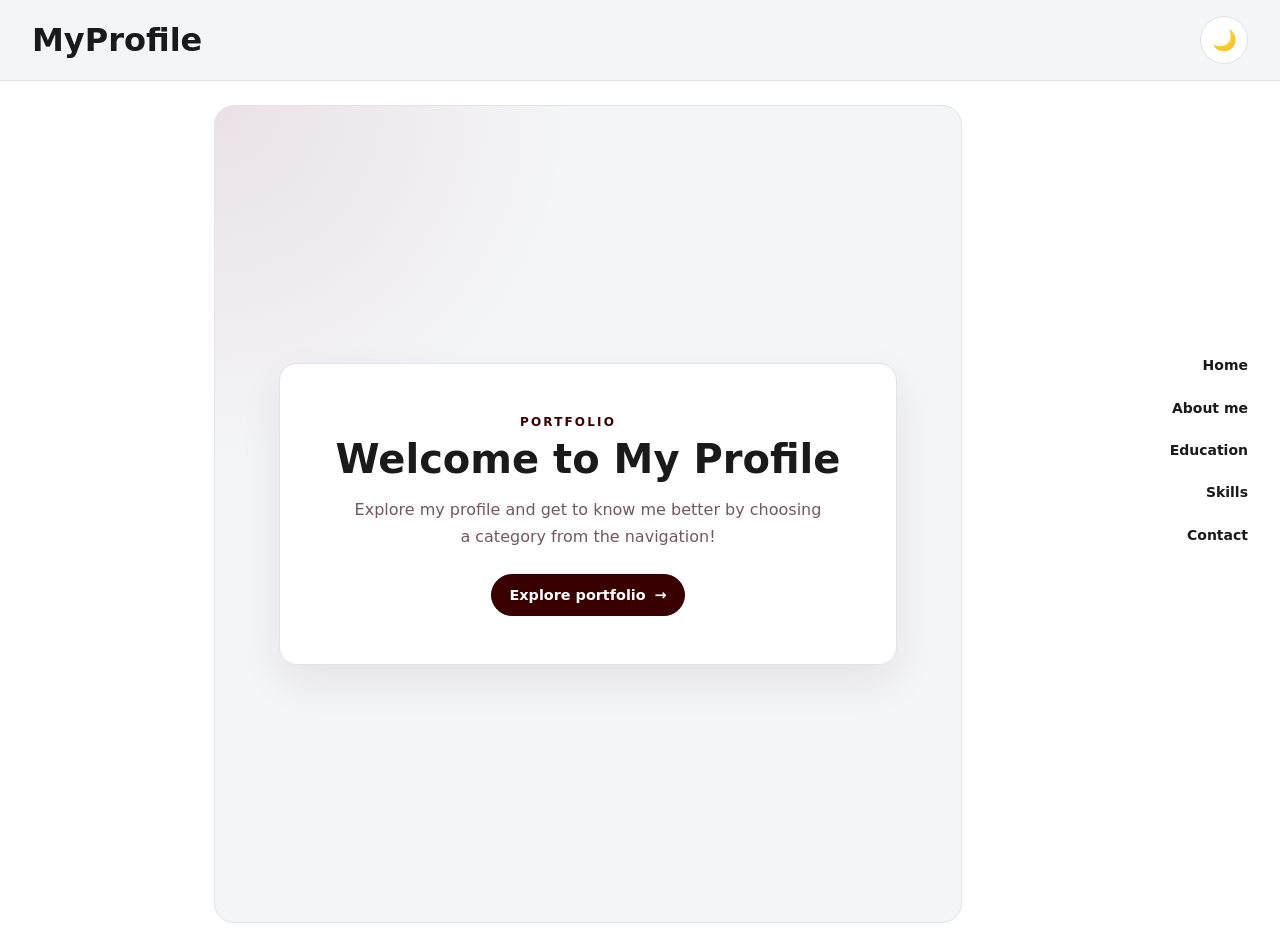
<file: index.html>
<!DOCTYPE html>
<html lang="en">
<head>
  <!-- Page setup: character support, responsive sizing, tab title, and shared stylesheet. -->
  <meta charset="UTF-8" />
  <meta name="viewport" content="width=device-width, initial-scale=1.0" />
  <title>Home | MyProfile</title>
  <link rel="stylesheet" href="style.css" />
</head>
<body>
  <!-- Theme control: lets user switch between light and dark colors. -->
  <input type="checkbox" id="theme-switch" class="theme-input" aria-label="Toggle light and dark mode" />

  <!-- Site header: profile name links home, and the label is the theme toggle button. -->
  <header class="navbar">
    <h1 class="logo"><a href="index.html">MyProfile</a></h1>
    <label for="theme-switch" class="theme-btn" title="Toggle light and dark mode" aria-label="Toggle light and dark mode">
      <span class="icon sun">🌙</span>
      <span class="icon moon">☀️</span>
    </label>
  </header>

  <!-- Main navigation: each link opens a separate portfolio page. -->
  <nav class="section-nav" aria-label="Portfolio sections">
    <a href="index.html" aria-current="page">Home</a>
    <a href="about.html">About me</a>
    <a href="education.html">Education</a>
    <a href="skills.html">Skills</a>
    <a href="contact.html">Contact</a>
  </nav>

  <!-- Home page content: visitors see when they first open the site. -->
  <main class="content">
    <section class="portfolio-section home-section" aria-labelledby="home-heading">
      <div class="home-hero">
        <p class="home-eyebrow">Portfolio</p>
        <h2 id="home-heading">Welcome to My Profile</h2>
        <p>Explore my profile and get to know me better by choosing a category from the navigation!</p>
        <a class="home-button" href="about.html">Explore portfolio <span aria-hidden="true">→</span></a>
      </div>
    </section>
  </main>
</body>
</html>
</file>
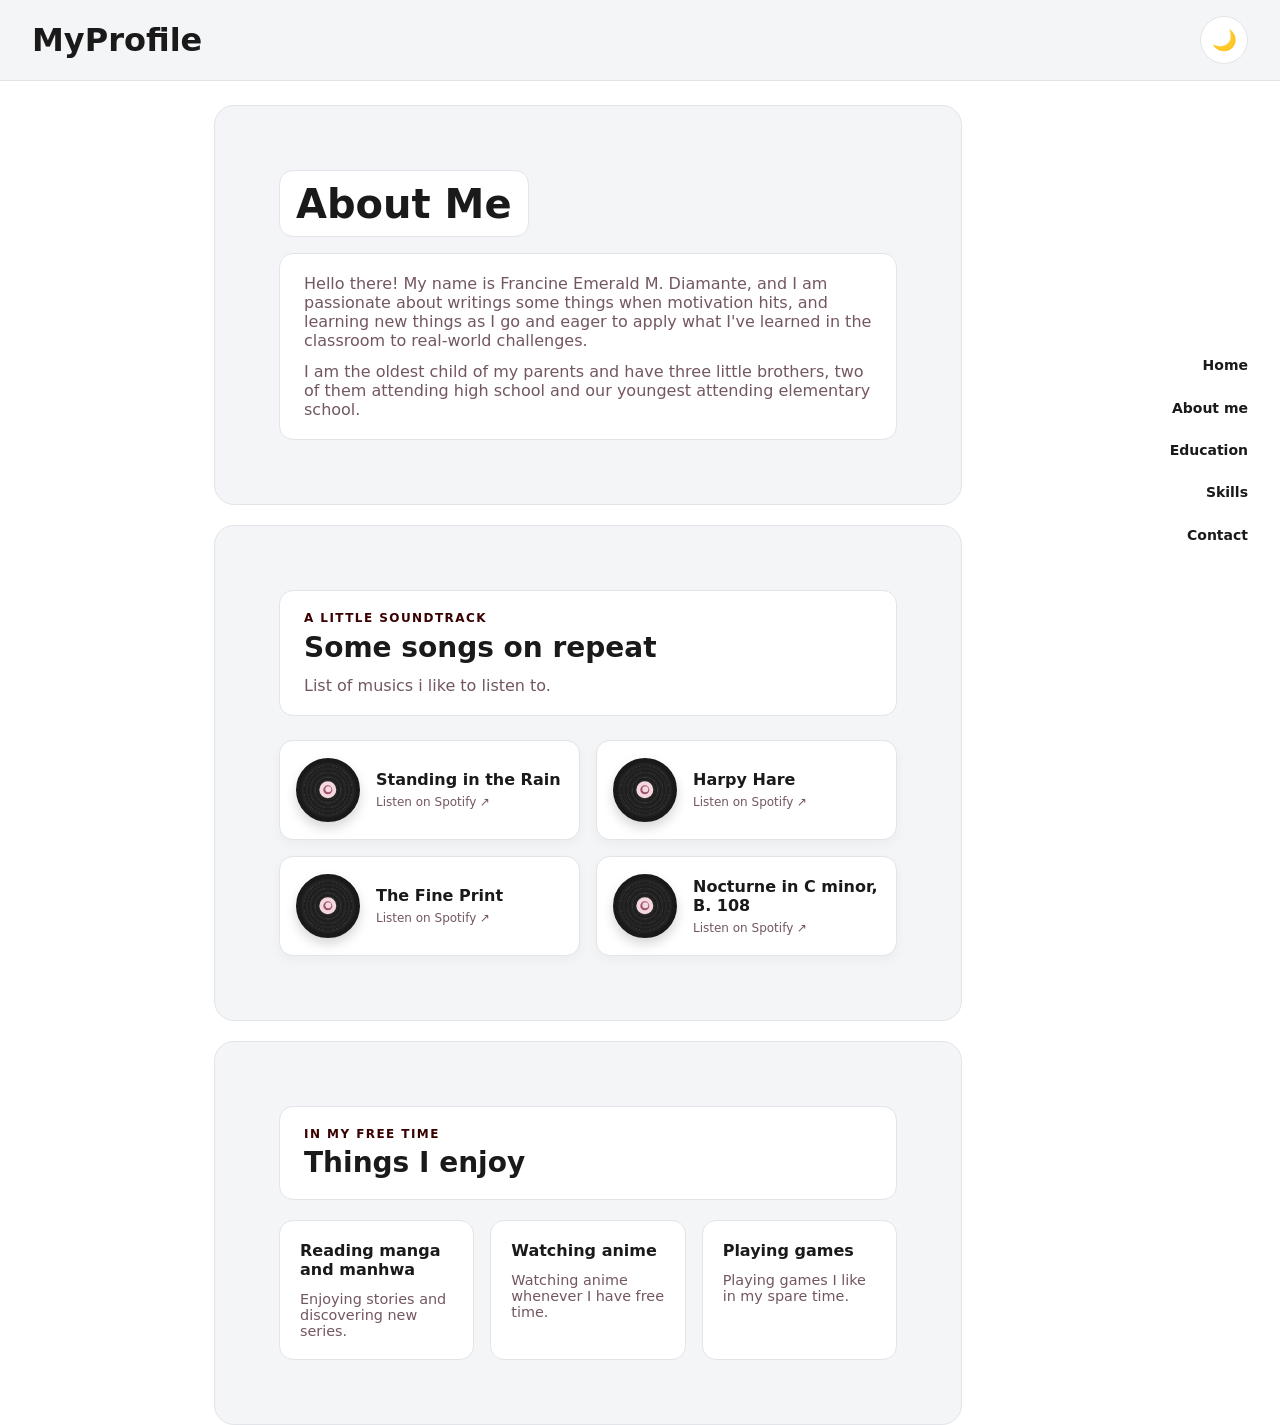
<file: about.html>
<!DOCTYPE html>
<html lang="en">
<head>
  <!-- Page setup: character support, responsive sizing, tab title, and shared stylesheet. -->
  <meta charset="UTF-8" />
  <meta name="viewport" content="width=device-width, initial-scale=1.0" />
  <title>About me | MyProfile</title>
  <link rel="stylesheet" href="style.css" />
</head>
<body>
  <!-- Theme control: lets user switch between light and dark colors. -->
  <input type="checkbox" id="theme-switch" class="theme-input" aria-label="Toggle light and dark mode" />

  <!-- Site header: profile name links home; the label toggles light/dark mode. -->
  <header class="navbar">
    <h1 class="logo"><a href="index.html">MyProfile</a></h1>
    <label for="theme-switch" class="theme-btn" title="Toggle light and dark mode" aria-label="Toggle light and dark mode">
      <span class="icon sun">🌙</span>
      <span class="icon moon">☀️</span>
    </label>
  </header>

  <!-- Main navigation: shortcuts to Home and each portfolio category page. -->
  <nav class="section-nav" aria-label="Portfolio sections">
    <a href="index.html">Home</a>
    <a href="about.html" aria-current="page">About me</a>
    <a href="education.html">Education</a>
    <a href="skills.html">Skills</a>
    <a href="contact.html">Contact</a>
  </nav>

  <!-- About page content: replace the example text with mys personal introduction. -->
  <main class="content about-content">
    <section class="portfolio-section about-feature-section">
      <div class="about-intro">
        <h2>About Me</h2>
      </div>
      <div class="about-description">
        <p>Hello there! My name is Francine Emerald M. Diamante, and I am passionate about writings some things when motivation hits, and learning new things as I go and eager to apply what I've learned in the classroom to real-world challenges.</p>
        <p>I am the oldest child of my parents and have three little brothers, two of them attending high school and our youngest attending elementary school.</p>
      </div>
    </section>
    <!-- Music section: links to songs I enjoy listening to. -->
    <section class="portfolio-section music-portfolio-section" aria-labelledby="music-heading">
      <div class="music-intro">
        <p class="music-eyebrow">A little soundtrack</p>
        <h2 id="music-heading">Some songs on repeat</h2>
        <p>List of musics i like to listen to.</p>
      </div>
      <ul class="track-list">
        <li>
          <a class="track-card" href="https://open.spotify.com/track/2hVXlhlD2jsh1Ly22euRmW?si=66159afa6cd147ff" target="_blank" rel="noopener noreferrer">
            <span class="track-disc" aria-hidden="true"><span class="track-disc-label"></span></span>
            <span class="track-info">
              <span class="track-title">Standing in the Rain</span>
              <span class="track-action">Listen on Spotify ↗</span>
            </span>
          </a>
        </li>
        <li>
          <a class="track-card" href="https://open.spotify.com/track/6pWlv50Lthad8jyd6f1TlC?si=49e6be0fad2b43cf" target="_blank" rel="noopener noreferrer">
            <span class="track-disc" aria-hidden="true"><span class="track-disc-label"></span></span>
            <span class="track-info">
              <span class="track-title">Harpy Hare</span>
              <span class="track-action">Listen on Spotify ↗</span>
            </span>
          </a>
        </li>
        <li>
          <a class="track-card" href="https://open.spotify.com/track/73MWNenV7mQGUdXB8npY4H?si=5cf9956214f7468f" target="_blank" rel="noopener noreferrer">
            <span class="track-disc" aria-hidden="true"><span class="track-disc-label"></span></span>
            <span class="track-info">
              <span class="track-title">The Fine Print</span>
              <span class="track-action">Listen on Spotify ↗</span>
            </span>
          </a>
        </li>
        <li>
          <a class="track-card" href="https://open.spotify.com/track/4femsEly2KDon1wgtsPSfK?si=c4a4cb4aa7b84f85" target="_blank" rel="noopener noreferrer">
            <span class="track-disc" aria-hidden="true"><span class="track-disc-label"></span></span>
            <span class="track-info">
              <span class="track-title">Nocturne in C minor, B. 108</span>
              <span class="track-action">Listen on Spotify ↗</span>
            </span>
          </a>
        </li>
      </ul>
    </section>
    <!-- Hobbies section: cards summarize what I enjoy doing in my free time. -->
    <section class="portfolio-section hobbies-section" aria-labelledby="hobbies-heading">
      <div class="music-intro">
        <p class="music-eyebrow">In my free time</p>
        <h2 id="hobbies-heading">Things I enjoy</h2>
      </div>
      <ul class="hobby-list">
        <li class="hobby-card">
          <h3>Reading manga and manhwa</h3>
          <p>Enjoying stories and discovering new series.</p>
        </li>
        <li class="hobby-card">
          <h3>Watching anime</h3>
          <p>Watching anime whenever I have free time.</p>
        </li>
        <li class="hobby-card">
          <h3>Playing games</h3>
          <p>Playing games I like in my spare time.</p>
        </li>
      </ul>
    </section>
  </main>
</html>
</file>
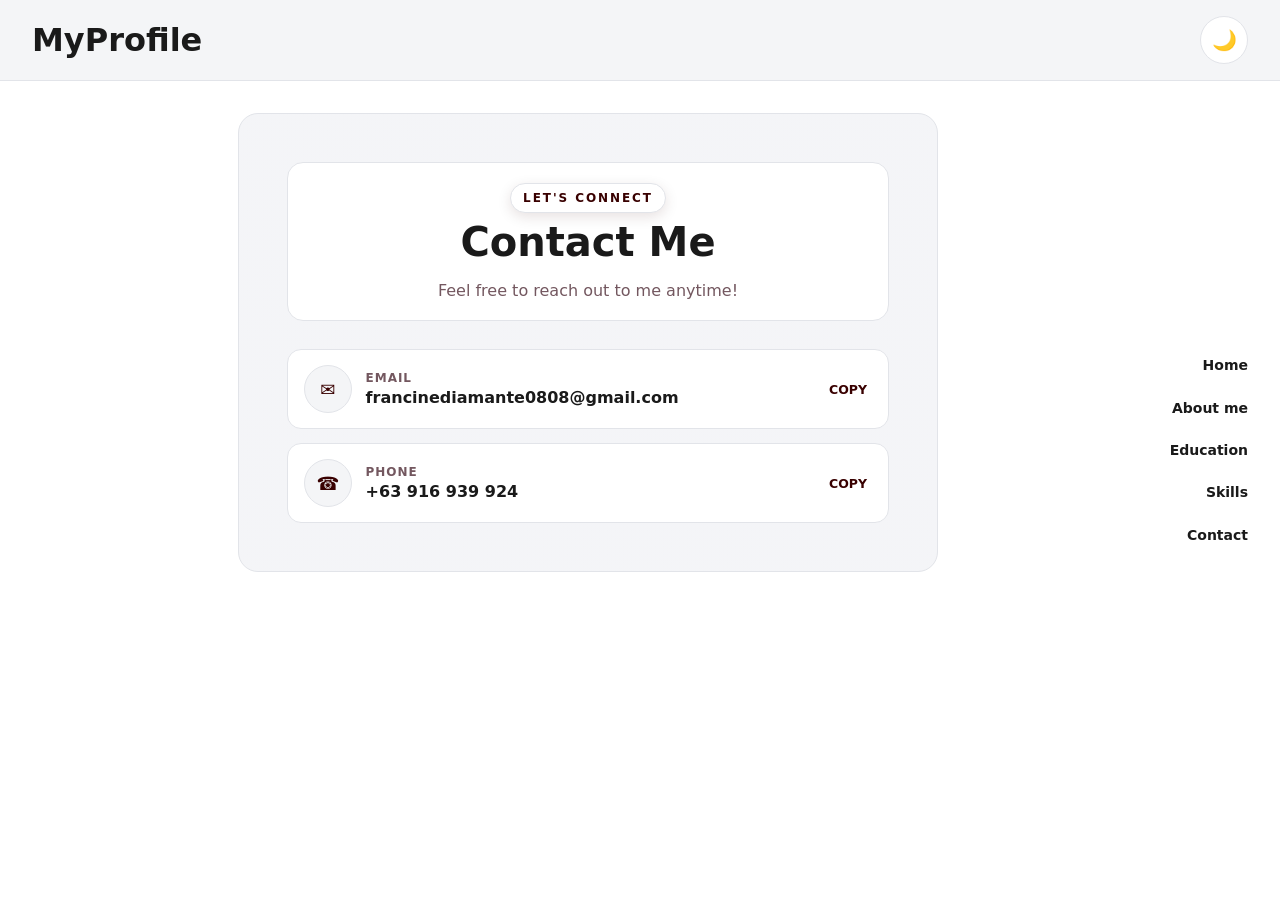
<file: contact.html>
<!DOCTYPE html>
<html lang="en">
<head>
  <!-- Page setup: character support, responsive sizing, tab title, and shared stylesheet. -->
  <meta charset="UTF-8" />
  <meta name="viewport" content="width=device-width, initial-scale=1.0" />
  <title>Contact | MyProfile</title>
  <link rel="stylesheet" href="style.css" />
</head>
<body class="contact-page">
  <!-- Theme control: lets user switch between light and dark colors. -->
  <input type="checkbox" id="theme-switch" class="theme-input" aria-label="Toggle light and dark mode" />

  <!-- Site header: profile name links home; the label toggles light/dark mode. -->
  <header class="navbar">
    <h1 class="logo"><a href="index.html">MyProfile</a></h1>
    <label for="theme-switch" class="theme-btn" title="Toggle light and dark mode" aria-label="Toggle light and dark mode">
      <span class="icon sun">🌙</span>
      <span class="icon moon">☀️</span>
    </label>
  </header>

  <!-- Main navigation: shortcuts to Home and each portfolio category page. -->
  <nav class="section-nav" aria-label="Portfolio sections">
    <a href="index.html">Home</a>
    <a href="about.html">About me</a>
    <a href="education.html">Education</a>
    <a href="skills.html">Skills</a>
    <a href="contact.html" aria-current="page">Contact</a>
  </nav>

  <!-- Contact page content: add the contact details visitors to use here. -->
  <main class="content">
    <section class="portfolio-section contact-card" aria-labelledby="contact-heading">
      <header class="contact-header">
        <p class="contact-eyebrow">Let&apos;s connect</p>
        <h2 id="contact-heading">Contact Me</h2>
        <p>Feel free to reach out to me anytime!</p>
      </header>

      <div class="contact-actions">
        <button class="contact-item" type="button" data-copy="francinediamante0808@gmail.com" aria-label="Copy email address">
          <span class="contact-icon" aria-hidden="true">✉</span>
          <span>
            <span class="contact-label">Email</span>
            <span class="contact-value">francinediamante0808@gmail.com</span>
          </span>
          <span class="contact-copy" aria-hidden="true">Copy</span>
        </button>

        <button class="contact-item" type="button" data-copy="+63 9916 939 924" aria-label="Copy phone number">
          <span class="contact-icon" aria-hidden="true">☎</span>
          <span>
            <span class="contact-label">Phone</span>
            <span class="contact-value">+63 916 939 924</span>
          </span>
          <span class="contact-copy" aria-hidden="true">Copy</span>
        </button>
      </div>
    </section>
  </main>

  <script>
    document.querySelectorAll("[data-copy]").forEach((button) => {
      button.addEventListener("click", async () => {
        const text = button.dataset.copy;
        const copyLabel = button.querySelector(".contact-copy");

        try {
          await navigator.clipboard.writeText(text);
        } catch {
          const textArea = document.createElement("textarea");
          textArea.value = text;
          textArea.style.position = "fixed";
          textArea.style.opacity = "0";
          document.body.appendChild(textArea);
          textArea.select();
          document.execCommand("copy");
          textArea.remove();
        }

        copyLabel.textContent = "Copied";
        button.classList.add("copied");

        window.setTimeout(() => {
          copyLabel.textContent = "Copy";
          button.classList.remove("copied");
        }, 1800);
      });
    });
  </script>

</body>
</html>
</file>
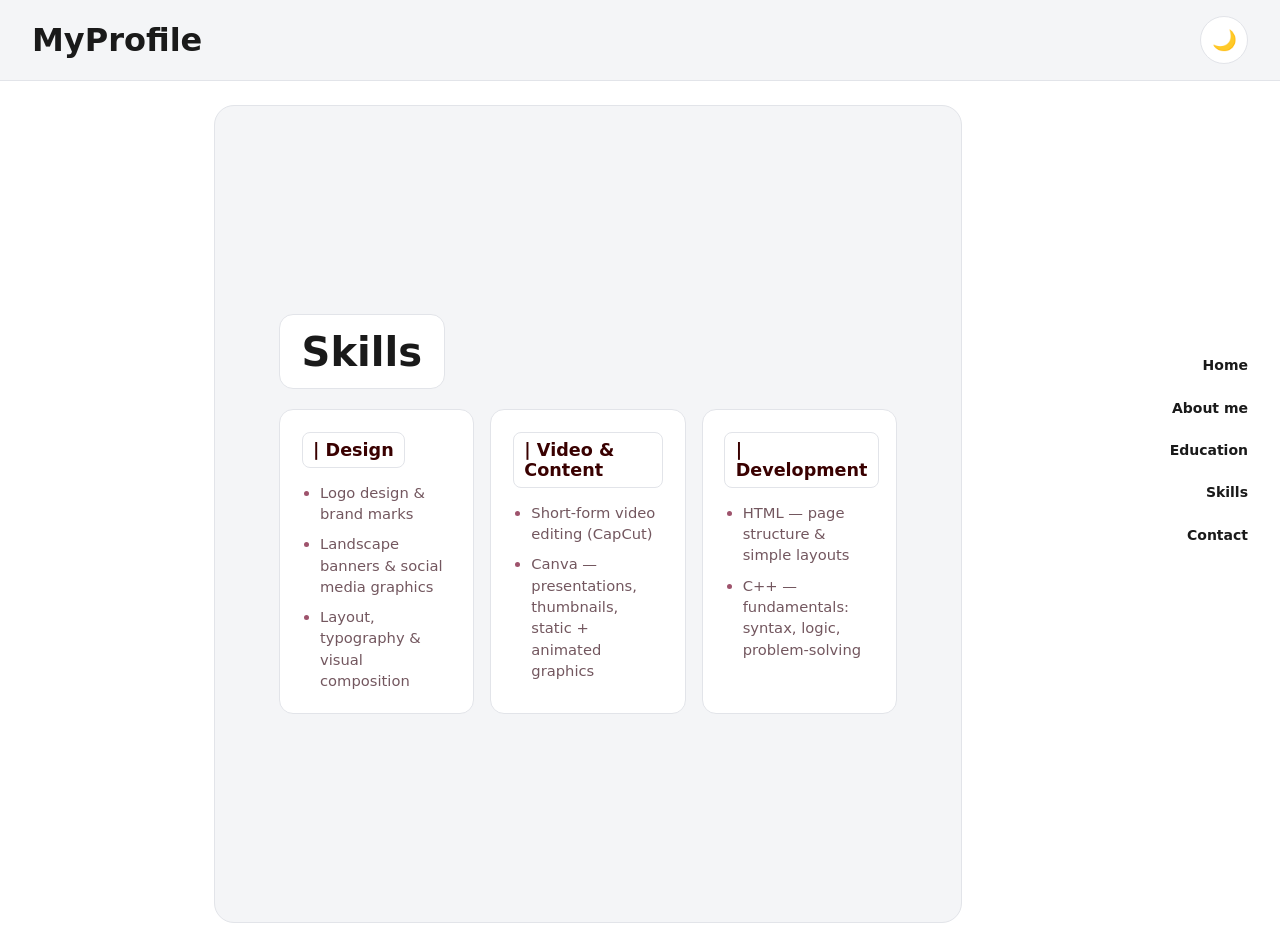
<file: skills.html>
<!DOCTYPE html>
<html lang="en">
<head>
  <!-- Page setup: character support, responsive sizing, tab title, and shared stylesheet. -->
  <meta charset="UTF-8" />
  <meta name="viewport" content="width=device-width, initial-scale=1.0" />
  <title>Skills | MyProfile</title>
  <link rel="stylesheet" href="style.css" />
</head>
<body>
  <!-- Theme control: lets user switch between light and dark colors. -->
  <input type="checkbox" id="theme-switch" class="theme-input" aria-label="Toggle light and dark mode" />

  <!-- Site header: profile name links home; the label toggles light/dark mode. -->
  <header class="navbar">
    <h1 class="logo"><a href="index.html">MyProfile</a></h1>
    <label for="theme-switch" class="theme-btn" title="Toggle light and dark mode" aria-label="Toggle light and dark mode">
      <span class="icon sun">🌙</span>
      <span class="icon moon">☀️</span>
    </label>
  </header>

  <!-- Main navigation: shortcuts to Home and each portfolio category page. -->
  <nav class="section-nav" aria-label="Portfolio sections">
    <a href="index.html">Home</a>
    <a href="about.html">About me</a>
    <a href="education.html">Education</a>
    <a href="skills.html" aria-current="page">Skills</a>
    <a href="contact.html">Contact</a>
  </nav>

  <!-- Skills page content: replace the example sentence with your skills and expertise. -->
  <main class="content">
    <section class="portfolio-section skills-section" aria-labelledby="skills-heading">
      <header class="skills-header">
        <h2 id="skills-heading">Skills</h2>
      </header>

      <div class="skills-grid">
        <article class="skill-card" tabindex="0">
          <h3>| Design</h3>
          <ul>
            <li>Logo design &amp; brand marks</li>
            <li>Landscape banners &amp; social media graphics</li>
            <li>Layout, typography &amp; visual composition</li>
          </ul>
        </article>

        <article class="skill-card" tabindex="0">
          <h3>| Video &amp; Content</h3>
          <ul>
            <li>Short-form video editing (CapCut)</li>
            <li>Canva — presentations, thumbnails, static + animated graphics</li>
          </ul>
        </article>

        <article class="skill-card" tabindex="0">
          <h3>| Development</h3>
          <ul>
            <li>HTML — page structure &amp; simple layouts</li>
            <li>C++ — fundamentals: syntax, logic, problem-solving</li>
          </ul>
        </article>
      </div>
    </section>
  </main>
</body>
</html>
</file>
<file: style.css>
/* ============================================
  THEME COLORS: default light palette and dark-mode overrides.
  Change these variables to update colors across every page.
  ============================================ */
:root {
  /* Light = default */
  --bg: #ffffff;
  --surface: #f4f5f7;
  --text: #1a1a1a;
  --muted: #73575f;
  --accent: #390000;
  --music-hover: var(--accent);
  --border: #e2e4e9;
}

/* Dark theme palette: applied when the theme checkbox is checked. */
body:has(.theme-input:checked) {
  --bg: #0f1115;
  --surface: #1a1d24;
  --text: #f1f3f5;
  --muted: #dcc1c8;
  --accent: #f4d8de;
  --music-hover: #f4d8de;
  --border: #2a2f3a;
}

body:has(.theme-input:checked) .home-hero {
  background:
    linear-gradient(rgba(15, 17, 21, 0.82), rgba(15, 17, 21, 0.82)),
    url("https://i.pinimg.com/1200x/bb/de/32/bbde32faddeb4adc280c7d8ee796d94b.jpg")
      center / cover no-repeat,
    var(--bg);
}

.theme-input {
  /* The checkbox is visually hidden; its associated label is the visible toggle. */
  position: absolute;
  opacity: 0;
  pointer-events: none;   
}

/* ============================================
  BASE PAGE STYLES: reset spacing, set typography, and apply theme colors.
  ============================================ */
* {
  margin: 0;
  padding: 0;
  box-sizing: border-box;
}

html {
  scroll-behavior: smooth;
}

body {
  font-family: system-ui, -apple-system, "Segoe UI", sans-serif;
  background-color: var(--bg);
  color: var(--text);
  min-height: 100vh;
  transition: background-color 0.3s ease, color 0.3s ease;
}

.navbar {
  /* Shared top header used on the home page and all category pages. */
  display: flex;
  justify-content: space-between;
  align-items: center;
  padding: 1rem 2rem;
  background:
    linear-gradient(rgba(244, 245, 247, 0.78), rgba(244, 245, 247, 0.78)),
    url("https://i.pinimg.com/1200x/bb/de/32/bbde32faddeb4adc280c7d8ee796d94b.jpg")
      center 55% / cover no-repeat;
  background-color: var(--surface);
  border-bottom: 1px solid var(--border);
  transition: background-color 0.3s ease, border-color 0.3s ease;
}

body:has(.theme-input:checked) .navbar {
  background:
    linear-gradient(rgba(26, 29, 36, 0.82), rgba(26, 29, 36, 0.82)),
    url("https://i.pinimg.com/1200x/bb/de/32/bbde32faddeb4adc280c7d8ee796d94b.jpg")
      center 55% / cover no-repeat;
  background-color: var(--surface);
}

.logo a {
  /* Make the site name look like a heading while keeping it clickable to Home. */
  color: inherit;
  text-decoration: none;
}

.section-nav {
  /* Fixed vertical category menu on the right side of the screen. */
  position: fixed;
  top: 50%;
  right: 2rem;
  z-index: 2;
  display: flex;
  flex-direction: column;
  align-items: flex-end;
  gap: 1.25rem;
  transform: translateY(-50%);
}

.section-nav a {
  position: relative;
  padding: 0.2rem 0;
  color: var(--text);
  font-size: 0.875rem;
  font-weight: 600;
  text-decoration: none;
}

.section-nav a::after {
  /* Hidden underline that animates into view when a navigation link is hovered. */
  position: absolute;
  right: 0;
  bottom: 0;
  left: 0;
  height: 2px;
  background-color: var(--text);
  content: "";
  transform: scaleX(0);
  transform-origin: right;
  transition: transform 0.4s ease;
}

.section-nav a:hover::after,
.section-nav a:focus-visible::after {
  transform: scaleX(1);
  transform-origin: left;
}

.section-nav a:focus-visible {
  outline: 2px solid var(--accent);
  outline-offset: 5px;
}

.content {
  /* Centers the page's main content and leaves room for the right-side menu. */
  max-width: 900px;
  margin: 0 auto;
  padding: 0 8rem 0 1.5rem;
}

.about-content {
  display: grid;
  gap: 1.25rem;
  margin-top: 1.5rem;
}

.portfolio-section {
  /* Large card area used for the main content on each page. */
  display: flex;
  min-height: calc(100vh - 82px);
  flex-direction: column;
  justify-content: center;
  margin: 1.5rem 0;
  padding: clamp(2rem, 6vw, 4rem);
  background-color: var(--surface);
  border: 1px solid var(--border);
  border-radius: 20px;
  scroll-margin-top: 1.5rem;
  transition: background-color 0.3s ease, border-color 0.3s ease;
}

.about-content .portfolio-section {
  min-height: auto;
  margin: 0;
}

.about-content > .portfolio-section:first-child {
  gap: 1rem;
}

.about-feature-section {
  background:
    linear-gradient(rgba(244, 245, 247, 0.82), rgba(244, 245, 247, 0.82)),
    url("https://i.pinimg.com/1200x/bb/de/32/bbde32faddeb4adc280c7d8ee796d94b.jpg")
      center / cover no-repeat;
  background-color: var(--surface);
  transition: background-color 0.3s ease, border-color 0.3s ease,
              box-shadow 0.25s ease, scale 0.25s ease;
}

.about-feature-section:hover,
.about-feature-section:focus-within {
  border-color: #9e536c;
  box-shadow: 0 0 0 1px #9e536c,
              0 0 14px rgba(158, 83, 108, 0.55),
              0 12px 28px rgba(57, 0, 0, 0.12);
  scale: 1.015;
}

body:has(.theme-input:checked) .about-feature-section {
  background:
    linear-gradient(rgba(26, 29, 36, 0.88), rgba(26, 29, 36, 0.88)),
    url("https://i.pinimg.com/1200x/bb/de/32/bbde32faddeb4adc280c7d8ee796d94b.jpg")
      center / cover no-repeat;
  background-color: var(--surface);
}

/* Hobbies layout: responsive interest cards with a small hover lift. */
.hobbies-section {
  gap: 1.25rem;
}

.hobby-list {
  display: grid;
  grid-template-columns: repeat(auto-fit, minmax(160px, 1fr));
  gap: 1rem;
  list-style: none;
}

.hobby-card {
  padding: 1.25rem;
  background-color: var(--bg);
  border: 1px solid var(--border);
  border-radius: 14px;
  transition: border-color 0.25s ease, box-shadow 0.25s ease,
              transform 0.25s ease;
}

.hobby-card:hover {
  border-color: #9e536c;
  box-shadow: 0 10px 24px rgba(57, 0, 0, 0.12);
  transform: translateY(-3px);
}

.hobby-card h3 {
  font-size: 1rem;
}

.hobby-card p {
  font-size: 0.9rem;
}

/* Education layout: align the school details and batch within each timeline card. */
.education-content {
  display: grid;
  gap: 1.25rem;
  margin-top: 1.5rem;
}

.education-content .education-intro {
  min-height: auto;
  gap: 0.35rem;
  margin: 0;
  padding: 1.5rem 1.75rem;
  background:
    linear-gradient(rgba(244, 245, 247, 0.82), rgba(244, 245, 247, 0.82)),
    url("assets/education-sakura.png") center / cover no-repeat;
  background-color: var(--surface);
}

body:has(.theme-input:checked) .education-intro {
  background:
    linear-gradient(rgba(26, 29, 36, 0.88), rgba(26, 29, 36, 0.88)),
    url("assets/education-sakura.png") center / cover no-repeat;
  background-color: var(--surface);
}

.education-intro h2 {
  margin: 0;
}

.education-eyebrow {
  color: var(--accent);
  font-size: 0.75rem;
  font-weight: 700;
  letter-spacing: 0.12em;
  text-transform: uppercase;
}

.education-list {
  display: grid;
  gap: 1rem;
  margin: 0 0 1.5rem;
}

.education-card {
  display: grid;
  grid-template-columns: 150px minmax(0, 1fr);
  align-items: center;
  gap: 1.25rem;
  padding: 1.25rem 1.5rem;
  background-position: center;
  background-size: cover;
  background-repeat: no-repeat;
  background-color: var(--surface);
  border: 1px solid var(--border);
  border-radius: 14px;
  transition: background-color 0.3s ease, border-color 0.25s ease,
              box-shadow 0.25s ease, transform 0.25s ease;
}

.education-card:nth-child(1) {
  background-image:
    linear-gradient(rgba(244, 245, 247, 0.82), rgba(244, 245, 247, 0.82)),
    url("https://i.pinimg.com/1200x/6c/44/9b/6c449b4c39af8797bd1fb5244aa23b97.jpg");
}

.education-card:nth-child(2) {
  background-image:
    linear-gradient(rgba(244, 245, 247, 0.82), rgba(244, 245, 247, 0.82)),
    url("https://i.pinimg.com/736x/a5/9c/6b/a59c6b4db438ef2da54ab071c7cea5f2.jpg");
}

.education-card:nth-child(3) {
  background-image:
    linear-gradient(rgba(244, 245, 247, 0.82), rgba(244, 245, 247, 0.82)),
    url("https://i.pinimg.com/736x/20/a4/15/20a41555d26fb2b40b764ee86db6eca3.jpg");
}

.education-card:nth-child(4) {
  background-image:
    linear-gradient(rgba(244, 245, 247, 0.82), rgba(244, 245, 247, 0.82)),
    url("https://i.pinimg.com/1200x/f9/a0/8b/f9a08b323a48908adb8b7f2ccd22cf67.jpg");
}

body:has(.theme-input:checked) .education-card:nth-child(1) {
  background-image:
    linear-gradient(rgba(26, 29, 36, 0.88), rgba(26, 29, 36, 0.88)),
    url("https://i.pinimg.com/1200x/6c/44/9b/6c449b4c39af8797bd1fb5244aa23b97.jpg");
}

body:has(.theme-input:checked) .education-card:nth-child(2) {
  background-image:
    linear-gradient(rgba(26, 29, 36, 0.88), rgba(26, 29, 36, 0.88)),
    url("https://i.pinimg.com/736x/a5/9c/6b/a59c6b4db438ef2da54ab071c7cea5f2.jpg");
}

body:has(.theme-input:checked) .education-card:nth-child(3) {
  background-image:
    linear-gradient(rgba(26, 29, 36, 0.88), rgba(26, 29, 36, 0.88)),
    url("https://i.pinimg.com/736x/20/a4/15/20a41555d26fb2b40b764ee86db6eca3.jpg");
}

body:has(.theme-input:checked) .education-card:nth-child(4) {
  background-image:
    linear-gradient(rgba(26, 29, 36, 0.88), rgba(26, 29, 36, 0.88)),
    url("https://i.pinimg.com/1200x/f9/a0/8b/f9a08b323a48908adb8b7f2ccd22cf67.jpg");
}

.education-card:hover,
.education-card:focus-within {
  border-color: #9e536c;
  box-shadow: 0 0 0 1px #9e536c,
              0 0 12px rgba(158, 83, 108, 0.55),
              0 0 28px rgba(158, 83, 108, 0.3),
              0 10px 24px rgba(0, 0, 0, 0.12);
  transform: translateY(-3px);
}

.education-year {
  color: var(--accent);
  font-size: 0.82rem;
  font-weight: 800;
  letter-spacing: 0.04em;
}

.education-details {
  padding-left: 1.25rem;
  border-left: 2px solid var(--border);
}

.education-details h3 {
  position: relative;
  width: fit-content;
  max-width: 100%;
  margin: 0;
  font-size: clamp(1rem, 2.5vw, 1.25rem);
}

/* School-name underline: animate from left to right when its card is hovered or focused. */
.education-details h3::after {
  position: absolute;
  right: 0;
  bottom: -0.2rem;
  left: 0;
  height: 2px;
  background-color: var(--accent);
  content: "";
  transform: scaleX(0);
  transform-origin: left;
  transition: transform 0.3s ease;
}

.education-card:hover .education-details h3::after,
.education-card:focus-within .education-details h3::after {
  transform: scaleX(1);
}

.education-details p {
  margin-top: 0.35rem;
}

/* Contact card: emphasize the contact details when the card is hovered or focused. */
.contact-page .portfolio-section {
  max-width: 700px;
  min-height: auto;
  margin: 2rem auto;
  padding: clamp(2rem, 5vw, 3rem);
  transition: background-color 0.3s ease, border-color 0.3s ease,
              transform 0.25s ease, box-shadow 0.25s ease;
}

.contact-page .portfolio-section:hover,
.contact-page .portfolio-section:focus-within {
  border-color: #9e536c;
  box-shadow: 0 0 0 1px #9e536c,
              0 0 12px rgba(158, 83, 108, 0.55),
              0 0 28px rgba(158, 83, 108, 0.3),
              0 10px 24px rgba(0, 0, 0, 0.12);
  transform: scale(1.03);
}

.contact-card {
  gap: 1.75rem;
  text-align: center;
  background:
    linear-gradient(rgba(244, 245, 247, 0.82), rgba(244, 245, 247, 0.82)),
    url("https://i.pinimg.com/736x/d3/77/70/d3777074f70e0610f88cd327e9e809a0.jpg")
      center / cover no-repeat;
  background-color: var(--surface);
}

body:has(.theme-input:checked) .contact-card {
  background:
    linear-gradient(rgba(26, 29, 36, 0.88), rgba(26, 29, 36, 0.88)),
    url("https://i.pinimg.com/736x/d3/77/70/d3777074f70e0610f88cd327e9e809a0.jpg")
      center / cover no-repeat;
  background-color: var(--surface);
}

.contact-header {
  padding: 1.25rem;
  background:
    linear-gradient(rgba(255, 255, 255, 0.86), rgba(255, 255, 255, 0.86)),
    url("https://i.pinimg.com/736x/88/14/e1/8814e188c42d9beb55602d14fc86d294.jpg")
      center / cover no-repeat;
  background-color: var(--bg);
  border: 1px solid var(--border);
  border-radius: 16px;
}

body:has(.theme-input:checked) .contact-header {
  background:
    linear-gradient(rgba(15, 17, 21, 0.88), rgba(15, 17, 21, 0.88)),
    url("https://i.pinimg.com/736x/88/14/e1/8814e188c42d9beb55602d14fc86d294.jpg")
      center / cover no-repeat;
  background-color: var(--bg);
}

.contact-header h2 {
  margin: 0.35rem 0 0;
}

.contact-header p {
  margin: 0.75rem auto 0;
}

.contact-header .contact-eyebrow {
  width: fit-content;
  margin: 0 auto;
  padding: 0.45rem 0.75rem;
  color: #390000;
  font-size: 0.75rem;
  font-weight: 800;
  letter-spacing: 0.16em;
  background-color: #ffffff;
  border: 1px solid #e2e4e9;
  border-radius: 999px;
  box-shadow: 0 4px 14px rgba(57, 0, 0, 0.12);
  text-transform: uppercase;
}

.contact-actions {
  display: grid;
  gap: 0.85rem;
}

.contact-item {
  display: grid;
  grid-template-columns: 48px minmax(0, 1fr) auto;
  align-items: center;
  gap: 0.85rem;
  padding: 0.95rem 1rem;
  width: 100%;
  background-position: center;
  background-size: cover;
  background-repeat: no-repeat;
  color: var(--text);
  text-align: left;
  text-decoration: none;
  background-color: var(--bg);
  border: 1px solid var(--border);
  border-radius: 14px;
  font: inherit;
  cursor: pointer;
  transition: border-color 0.25s ease, box-shadow 0.25s ease,
              transform 0.25s ease;
}

.contact-item:nth-of-type(1) {
  background-image:
    linear-gradient(rgba(255, 255, 255, 0.82), rgba(255, 255, 255, 0.82)),
    url("https://i.pinimg.com/1200x/bb/de/32/bbde32faddeb4adc280c7d8ee796d94b.jpg");
}

.contact-item:nth-of-type(2) {
  background-image:
    linear-gradient(rgba(255, 255, 255, 0.82), rgba(255, 255, 255, 0.82)),
    url("https://i.pinimg.com/736x/06/cb/8b/06cb8bdbbca8152810e7b2f7f3c43910.jpg");
}

body:has(.theme-input:checked) .contact-item:nth-of-type(1) {
  background-image:
    linear-gradient(rgba(15, 17, 21, 0.88), rgba(15, 17, 21, 0.88)),
    url("https://i.pinimg.com/1200x/bb/de/32/bbde32faddeb4adc280c7d8ee796d94b.jpg");
}

body:has(.theme-input:checked) .contact-item:nth-of-type(2) {
  background-image:
    linear-gradient(rgba(15, 17, 21, 0.88), rgba(15, 17, 21, 0.88)),
    url("https://i.pinimg.com/736x/06/cb/8b/06cb8bdbbca8152810e7b2f7f3c43910.jpg");
}

.contact-item:hover,
.contact-item:focus-visible {
  border-color: #9e536c;
  box-shadow: 0 8px 20px rgba(57, 0, 0, 0.1),
              0 0 12px rgba(158, 83, 108, 0.35);
  transform: translateX(5px);
  outline: none;
}

.contact-icon {
  display: grid;
  width: 48px;
  height: 48px;
  place-items: center;
  color: var(--accent);
  font-size: 1.15rem;
  background-color: var(--surface);
  border: 1px solid var(--border);
  border-radius: 50%;
}

.contact-item > span:nth-child(2) {
  display: grid;
  min-width: 0;
  gap: 0.2rem;
}

.contact-label {
  color: var(--muted);
  font-size: 0.75rem;
  font-weight: 800;
  letter-spacing: 0.08em;
  text-transform: uppercase;
}

.contact-value {
  overflow-wrap: anywhere;
  font-weight: 700;
}

.contact-copy {
  min-width: 48px;
  color: var(--accent);
  font-size: 0.78rem;
  font-weight: 800;
  text-align: center;
  text-transform: uppercase;
  transition: color 0.25s ease, transform 0.25s ease;
}

.contact-item:hover .contact-copy,
.contact-item:focus-visible .contact-copy {
  transform: translateX(4px);
}

.contact-item.copied {
  border-color: #9e536c;
  box-shadow: 0 0 12px rgba(158, 83, 108, 0.35);
}

/* About-page feature cards: expand on hover, with a scroll-exit effect for the music card. */
.about-content .music-portfolio-section {
  background:
    linear-gradient(rgba(244, 245, 247, 0.82), rgba(244, 245, 247, 0.82)),
    url("https://i.pinimg.com/1200x/e3/4e/09/e34e09d2c18753194e1146af0e0167e2.jpg")
      center / cover no-repeat;
  background-color: var(--surface);
  transition: background-color 0.3s ease, border-color 0.3s ease,
              box-shadow 0.25s ease, scale 0.25s ease;
}

body:has(.theme-input:checked) .music-portfolio-section {
  background:
    linear-gradient(rgba(26, 29, 36, 0.88), rgba(26, 29, 36, 0.88)),
    url("https://i.pinimg.com/1200x/e3/4e/09/e34e09d2c18753194e1146af0e0167e2.jpg")
      center / cover no-repeat;
  background-color: var(--surface);
}

.about-content .music-portfolio-section:hover,
.about-content .music-portfolio-section:focus-within {
  border-color: #9e536c;
  box-shadow: 0 0 0 1px #9e536c,
              0 0 12px rgba(158, 83, 108, 0.55),
              0 0 28px rgba(158, 83, 108, 0.3),
              0 10px 24px rgba(0, 0, 0, 0.12);
  scale: 1.03;
}

.about-content .hobbies-section {
  background:
    linear-gradient(rgba(244, 245, 247, 0.78), rgba(244, 245, 247, 0.78)),
    url("https://i.pinimg.com/736x/ef/9c/e4/ef9ce49379715f6157b60c4fbb5eb839.jpg")
      center / cover no-repeat;
  background-color: var(--surface);
  transition: background-color 0.3s ease, border-color 0.3s ease,
              box-shadow 0.25s ease, scale 0.25s ease;
}

body:has(.theme-input:checked) .hobbies-section {
  background:
    linear-gradient(rgba(26, 29, 36, 0.86), rgba(26, 29, 36, 0.86)),
    url("https://i.pinimg.com/736x/ef/9c/e4/ef9ce49379715f6157b60c4fbb5eb839.jpg")
      center / cover no-repeat;
  background-color: var(--surface);
}

.about-content .hobbies-section:hover,
.about-content .hobbies-section:focus-within {
  border-color: #9e536c;
  box-shadow: 0 0 0 1px #9e536c,
              0 0 12px rgba(158, 83, 108, 0.55),
              0 0 28px rgba(158, 83, 108, 0.3),
              0 10px 24px rgba(0, 0, 0, 0.12);
  scale: 1.03;
}

@supports (animation-timeline: view()) {
  .music-portfolio-section {
    animation: music-box-scroll-reveal linear both;
    animation-timeline: view();
    animation-range: exit 0% exit 100%;
  }

  @keyframes music-box-scroll-reveal {
    to {
      opacity: 0;
      transform: translateY(-1.5rem) scale(0.97);
    }
  }
}

.portfolio-section h2 {
  margin-bottom: 1rem;
  font-size: clamp(1.75rem, 4vw, 2.5rem);
}

/* Skills layout: expanding illuminated cards for each area of expertise. */
.skills-section {
  gap: 1.25rem;
  background:
    linear-gradient(rgba(244, 245, 247, 0.82), rgba(244, 245, 247, 0.82)),
    url("https://i.pinimg.com/1200x/aa/00/7d/aa007d14b7d18350ac1018fa90927f3e.jpg")
      center / cover no-repeat;
  background-color: var(--surface);
  transition: background-color 0.3s ease, border-color 0.3s ease,
              box-shadow 0.25s ease, scale 0.25s ease;
}

body:has(.theme-input:checked) .skills-section {
  background:
    linear-gradient(rgba(26, 29, 36, 0.88), rgba(26, 29, 36, 0.88)),
    url("https://i.pinimg.com/1200x/aa/00/7d/aa007d14b7d18350ac1018fa90927f3e.jpg")
      center / cover no-repeat;
  background-color: var(--surface);
}

.skills-header {
  width: fit-content;
  min-width: 150px;
  padding: 0.85rem 1.35rem;
  background-color: var(--bg);
  border: 1px solid var(--border);
  border-radius: 14px;
  text-align: center;
  transition: border-color 0.25s ease, box-shadow 0.25s ease,
              transform 0.25s ease;
}

.skills-header h2 {
  margin: 0;
}

.skills-header:hover,
.skills-section:focus-within .skills-header {
  border-color: #9e536c;
  box-shadow: 0 0 12px rgba(158, 83, 108, 0.5),
              0 8px 20px rgba(57, 0, 0, 0.1);
  transform: translateY(-2px);
}

.skills-section:hover,
.skills-section:focus-within {
  border-color: #9e536c;
  box-shadow: 0 0 0 1px #9e536c,
              0 0 14px rgba(158, 83, 108, 0.55),
              0 0 32px rgba(158, 83, 108, 0.25);
  scale: 1.015;
}

.skills-grid {
  display: grid;
  grid-template-columns: repeat(3, minmax(0, 1fr));
  gap: 1rem;
  align-items: stretch;
}

.skill-card {
  min-height: 190px;
  padding: 1.35rem;
  background-position: center;
  background-size: cover;
  background-repeat: no-repeat;
  background-color: var(--bg);
  border: 1px solid var(--border);
  border-radius: 14px;
  transform-origin: center;
  transition: border-color 0.25s ease, box-shadow 0.25s ease,
              transform 0.25s ease, background-color 0.3s ease;
}

.skill-card:nth-child(1) {
  background-image:
    linear-gradient(rgba(255, 255, 255, 0.82), rgba(255, 255, 255, 0.82)),
    url("https://i.pinimg.com/736x/30/c6/75/30c67534adca294b2cc43668ab109d07.jpg");
}

.skill-card:nth-child(2) {
  background-image:
    linear-gradient(rgba(255, 255, 255, 0.82), rgba(255, 255, 255, 0.82)),
    url("https://i.pinimg.com/736x/aa/51/8e/aa518e38fba8302adc4e4420c1128c20.jpg");
}

.skill-card:nth-child(3) {
  background-image:
    linear-gradient(rgba(255, 255, 255, 0.82), rgba(255, 255, 255, 0.82)),
    url("https://i.pinimg.com/736x/04/42/f0/0442f065419f82fccb239d32b934304c.jpg");
}

body:has(.theme-input:checked) .skill-card:nth-child(1) {
  background-image:
    linear-gradient(rgba(15, 17, 21, 0.88), rgba(15, 17, 21, 0.88)),
    url("https://i.pinimg.com/736x/30/c6/75/30c67534adca294b2cc43668ab109d07.jpg");
}

body:has(.theme-input:checked) .skill-card:nth-child(2) {
  background-image:
    linear-gradient(rgba(15, 17, 21, 0.88), rgba(15, 17, 21, 0.88)),
    url("https://i.pinimg.com/736x/aa/51/8e/aa518e38fba8302adc4e4420c1128c20.jpg");
}

body:has(.theme-input:checked) .skill-card:nth-child(3) {
  background-image:
    linear-gradient(rgba(15, 17, 21, 0.88), rgba(15, 17, 21, 0.88)),
    url("https://i.pinimg.com/736x/04/42/f0/0442f065419f82fccb239d32b934304c.jpg");
}

.skill-card:hover,
.skill-card:focus-visible {
  border-color: #9e536c;
  box-shadow: 0 0 0 1px #9e536c,
              0 0 12px rgba(158, 83, 108, 0.5),
              0 12px 24px rgba(57, 0, 0, 0.12);
  transform: translateY(-5px) scale(1.035);
  outline: none;
}

.skill-card h3 {
  position: relative;
  width: fit-content;
  margin-bottom: 0.85rem;
  padding: 0.45rem 0.65rem;
  color: var(--accent);
  font-size: 1.1rem;
  background-color: var(--bg);
  border: 1px solid var(--border);
  border-radius: 8px;
  transition: text-shadow 0.25s ease;
}

.skill-card h3::after {
  position: absolute;
  right: 0;
  bottom: -0.2rem;
  left: 0;
  height: 2px;
  background-color: #9e536c;
  content: "";
  transform: scaleX(0);
  transform-origin: left;
  transition: transform 0.35s ease;
}

.skill-card:hover h3::after,
.skill-card:focus-visible h3::after {
  transform: scaleX(1);
}

.skill-card:hover h3,
.skill-card:focus-visible h3 {
  text-shadow: 0 0 14px rgba(158, 83, 108, 0.38);
}

.skill-card ul {
  display: grid;
  gap: 0.55rem;
  margin: 0;
  padding-left: 1.15rem;
  color: var(--muted);
  font-size: 0.92rem;
  line-height: 1.45;
}

.skill-card li::marker {
  color: #9e536c;
}

.content p {
  /* Shared appearance for descriptive paragraph text. */
  color: var(--muted);
  margin-top: 0.75rem;
}

.content p.music-eyebrow {
  color: var(--music-hover);
  font-size: 0.75rem;
  font-weight: 700;
  letter-spacing: 0.12em;
  text-transform: uppercase;
  margin-top: 0;
}

.music-intro,
.about-intro,
.about-description {
  padding: 1.25rem 1.5rem;
  background-color: var(--bg);
  border: 1px solid var(--border);
  border-radius: 14px;
}

.about-description p:first-child {
  margin-top: 0;
}

/* Home hero: compact, centered welcome card with a polished portfolio-style layout. */
.home-section {
  align-items: center;
  min-height: calc(100vh - 82px);
  text-align: center;
  background:
    radial-gradient(circle at top left, rgba(158, 83, 108, 0.12), transparent 32%),
    var(--surface);
}

.home-hero {
  width: min(100%, 620px);
  padding: clamp(1.75rem, 5vw, 3rem);
  background:
    linear-gradient(rgba(255, 255, 255, 0.72), rgba(255, 255, 255, 0.72)),
    url("https://i.pinimg.com/736x/c1/1f/e6/c11fe6f9845114cf44f583ab12ef786d.jpg")
      center / cover no-repeat,
    var(--bg);
  border: 1px solid var(--border);
  border-radius: 18px;
  box-shadow: 0 16px 40px rgba(57, 0, 0, 0.08);
  transition: border-color 0.25s ease, box-shadow 0.25s ease,
              transform 0.25s ease, background-color 0.3s ease;
}

.home-hero:hover,
.home-hero:focus-within {
  border-color: #9e536c;
  box-shadow: 0 0 0 1px #9e536c,
              0 0 14px rgba(158, 83, 108, 0.5),
              0 16px 36px rgba(57, 0, 0, 0.12);
  transform: translateY(-4px);
}

.home-hero h2 {
  margin: 0.35rem 0 0;
  line-height: 1.05;
}

.home-hero p {
  max-width: 480px;
  margin: 1rem auto 0;
  line-height: 1.7;
}

.home-hero p.home-eyebrow {
  margin: 0;
  color: var(--accent);
  font-size: 0.75rem;
  font-weight: 800;
  letter-spacing: 0.18em;
  text-transform: uppercase;
}

.home-button {
  display: inline-flex;
  align-items: center;
  gap: 0.55rem;
  margin-top: 1.5rem;
  padding: 0.75rem 1.1rem;
  color: var(--bg);
  font-size: 0.9rem;
  font-weight: 800;
  text-decoration: none;
  background-color: var(--accent);
  border: 1px solid var(--accent);
  border-radius: 999px;
  transition: gap 0.25s ease, background-color 0.25s ease,
              color 0.25s ease, transform 0.25s ease;
}

.home-button:hover,
.home-button:focus-visible {
  gap: 0.85rem;
  color: var(--accent);
  background-color: var(--bg);
  transform: translateY(-2px);
  outline: none;
}

.about-intro {
  align-self: flex-start;
  padding: 0.6rem 1rem;
}

.about-intro h2 {
  margin: 0;
}

.music-intro h2 {
  margin-bottom: 0;
  margin-top: 0.35rem;
  font-size: clamp(1.35rem, 3vw, 1.75rem);
}

.track-list {
  display: grid;
  grid-template-columns: repeat(2, minmax(0, 1fr));
  gap: 1rem;
  margin-top: 1.5rem;
  list-style: none;
}

.track-list li {
  min-width: 0;
}

.track-card {
  display: grid;
  min-height: 100px;
  grid-template-columns: 64px minmax(0, 1fr);
  align-items: center;
  gap: 1rem;
  padding: 1rem;
  color: var(--text);
  text-decoration: none;
  background-color: var(--bg);
  border: 1px solid var(--border);
  border-radius: 14px;
  box-shadow: 0 4px 12px rgba(0, 0, 0, 0.04);
  transition: transform 0.25s ease, box-shadow 0.25s ease,
              border-color 0.25s ease, background-color 0.3s ease;
}

.track-card:hover,
.track-card:focus-visible {
  z-index: 1;
  border-color: #9e536c;
  box-shadow: 0 10px 24px rgba(57, 0, 0, 0.12);
  transform: translateY(-3px) scale(1.035);
}

.track-card:focus-visible {
  outline: 2px solid var(--accent);
  outline-offset: 3px;
}

.track-disc {
  position: relative;
  width: 64px;
  aspect-ratio: 1;
  border: 4px solid #191919;
  border-radius: 50%;
  background:
    radial-gradient(circle, transparent 0 31%, rgba(255, 255, 255, 0.08) 31.5% 32%, transparent 32.5% 45%, rgba(255, 255, 255, 0.08) 45.5% 46%, transparent 46.5% 60%, rgba(255, 255, 255, 0.08) 60.5% 61%, transparent 61.5%),
    repeating-radial-gradient(circle, #252525 0 2px, #1d1d1d 3px 4px);
  box-shadow: 0 6px 12px rgba(0, 0, 0, 0.16);
  animation: record-spin 8s linear infinite;
}

.track-disc-label {
  position: absolute;
  top: 50%;
  left: 50%;
  width: 31%;
  aspect-ratio: 1;
  border: 4px solid #f4d8de;
  border-radius: 50%;
  background: #9e536c;
  transform: translate(-50%, -50%);
}

.track-disc-label::after {
  position: absolute;
  top: 50%;
  left: 50%;
  width: 6px;
  aspect-ratio: 1;
  border-radius: 50%;
  background: #f4d8de;
  content: "";
  transform: translate(-50%, -50%);
}

.track-list li:nth-child(2) .track-disc {
  animation-delay: -2s;
}

.track-list li:nth-child(3) .track-disc {
  animation-delay: -4s;
}

.track-list li:nth-child(4) .track-disc {
  animation-delay: -6s;
}

@keyframes record-spin {
  to {
    transform: rotate(360deg);
  }
}

.track-info {
  display: grid;
  min-width: 0;
  gap: 0.35rem;
}

.track-title {
  overflow-wrap: anywhere;
  font-weight: 650;
}

.track-card:hover .track-title,
.track-card:focus-visible .track-title {
  color: var(--music-hover);
}

.track-action {
  color: var(--muted);
  font-size: 0.75rem;
}

.track-card:hover .track-action,
.track-card:focus-visible .track-action {
  color: var(--music-hover);
}

.link {
  /* Optional accent-colored link style for content areas. */
  display: inline-block;
  margin-top: 1.5rem;
  color: var(--accent);
}

.card {
  /* Optional reusable card style with a small lift on hover. */
  margin-top: 2rem;
  padding: 1.25rem 1.5rem;
  background-color: var(--surface);
  border: 1px solid var(--border);
  border-radius: 12px;
  transition: background-color 0.3s ease, border-color 0.3s ease,
              transform 0.2s ease;
}

.card:hover {
  transform: translateY(-4px);
}


.theme-btn {
  /* Visible circular theme toggle button in each page header. */
  width: 48px;
  height: 48px;
  border-radius: 50%;
  border: 1px solid var(--border);
  background-color: var(--bg);
  cursor: pointer;
  display: grid;
  place-items: center;
  transition: background-color 0.3s ease, border-color 0.3s ease,
              transform 0.2s ease;
}

.theme-btn:hover {
  transform: scale(1.08);
}

.theme-input:focus-visible ~ .navbar .theme-btn {
  outline: 3px solid var(--accent);
  outline-offset: 2px;
}

.theme-btn .icon {
  /* Stack the sun and moon icons in the same position for the theme animation. */
  grid-area: 1 / 1;          /* stack icons */
  font-size: 1.25rem;
  line-height: 1;
  transition: opacity 0.3s ease, transform 0.3s ease;
}

/* Light mode icon state: show the sun and hide the moon. */
.sun  { opacity: 1; transform: rotate(0deg); }
.moon { opacity: 0; transform: rotate(-90deg); }

/* Dark mode icon state: swap visibility and rotation when checkbox is checked. */
.theme-input:checked ~ .navbar .sun  { opacity: 0; transform: rotate(90deg); }
.theme-input:checked ~ .navbar .moon { opacity: 1; transform: rotate(0deg); }

@media (max-width: 760px) {
  /* Small-screen layout: move category links into a row and reclaim content width. */
  .section-nav {
    position: static;
    flex-direction: row;
    justify-content: center;
    align-items: center;
    flex-wrap: wrap;
    gap: 0.75rem 1.25rem;
    padding: 1rem;
    transform: none;
  }

  .content {
    margin: 0 auto 2rem;
    padding: 0 1.5rem;
  }

  .portfolio-section {
    min-height: 75vh;
    margin: 0.75rem 0;
    padding: 2rem;
  }

  .track-list {
    grid-template-columns: 1fr;
  }

  .hobby-list {
    grid-template-columns: 1fr;
  }

  .skills-grid {
    grid-template-columns: 1fr;
  }

  .skill-card {
    min-height: auto;
  }

  .home-hero {
    width: 100%;
  }

  .education-card {
    grid-template-columns: 1fr;
    gap: 0.75rem;
  }

  .education-details {
    padding-top: 0.75rem;
    padding-left: 0;
    border-top: 1px solid var(--border);
    border-left: 0;
  }
}

@media (prefers-reduced-motion: reduce) {
  /* Accessibility: respect the visitor's preference for less motion. */
  html {
    scroll-behavior: auto;
  }

  .section-nav a::after {
    transition: none;
  }

  .track-disc {
    animation: none;
  }

  .track-card {
    transition: none;
  }

  .hobby-card {
    transition: none;
  }

  .education-details h3::after {
    transition: none;
  }

  .skills-section,
  .skill-card {
    transition: none;
  }

  .skill-card h3::after {
    transition: none;
  }

  .skills-section:hover,
  .skills-section:focus-within {
    scale: none;
  }

  .skill-card:hover,
  .skill-card:focus-visible {
    transform: none;
  }

  .hobby-card:hover {
    transform: none;
  }

  .music-portfolio-section {
    animation: none;
  }

  .contact-page .portfolio-section:hover,
  .contact-page .portfolio-section:focus-within {
    transform: none;
  }

  .about-content .music-portfolio-section {
    transition: none;
  }

  .about-content .music-portfolio-section:hover,
  .about-content .music-portfolio-section:focus-within {
    scale: none;
  }

  .about-content .hobbies-section {
    transition: none;
  }

  .about-content .hobbies-section:hover,
  .about-content .hobbies-section:focus-within {
    scale: none;
  }
}
</file>
